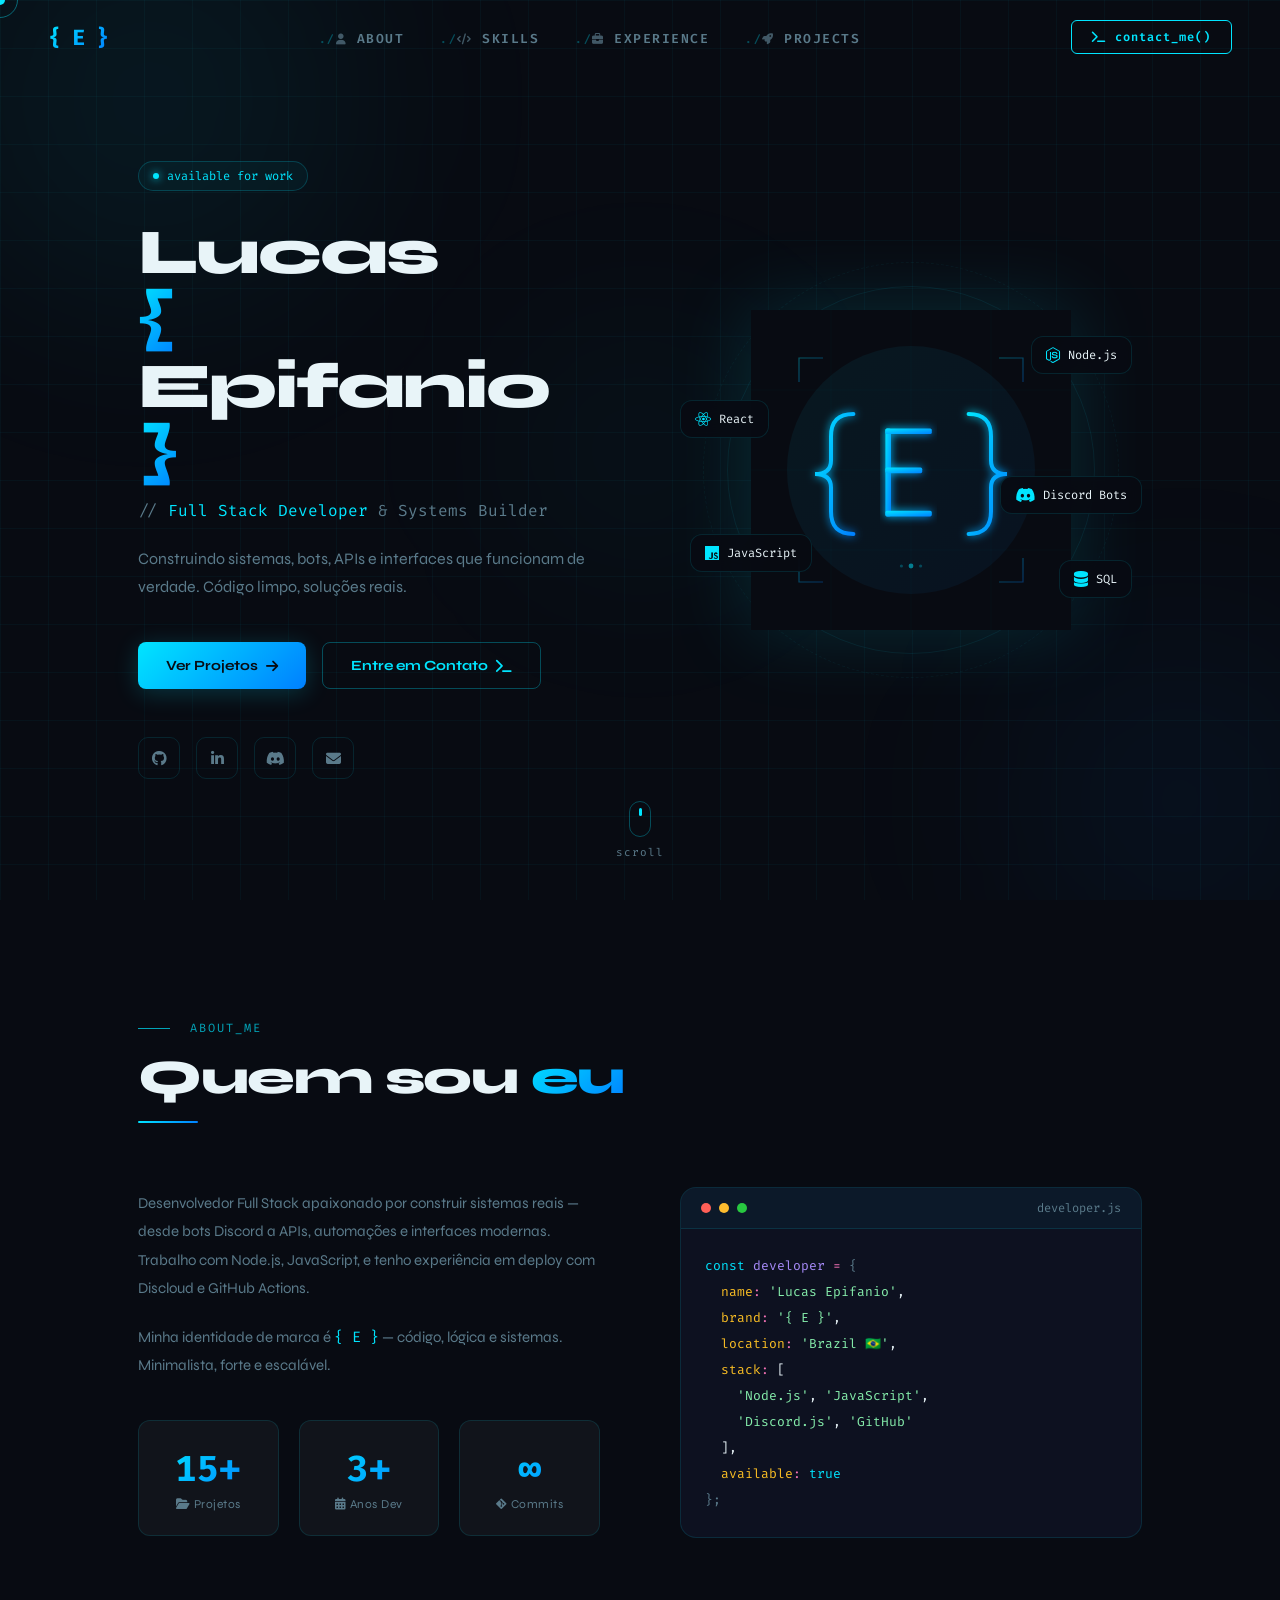
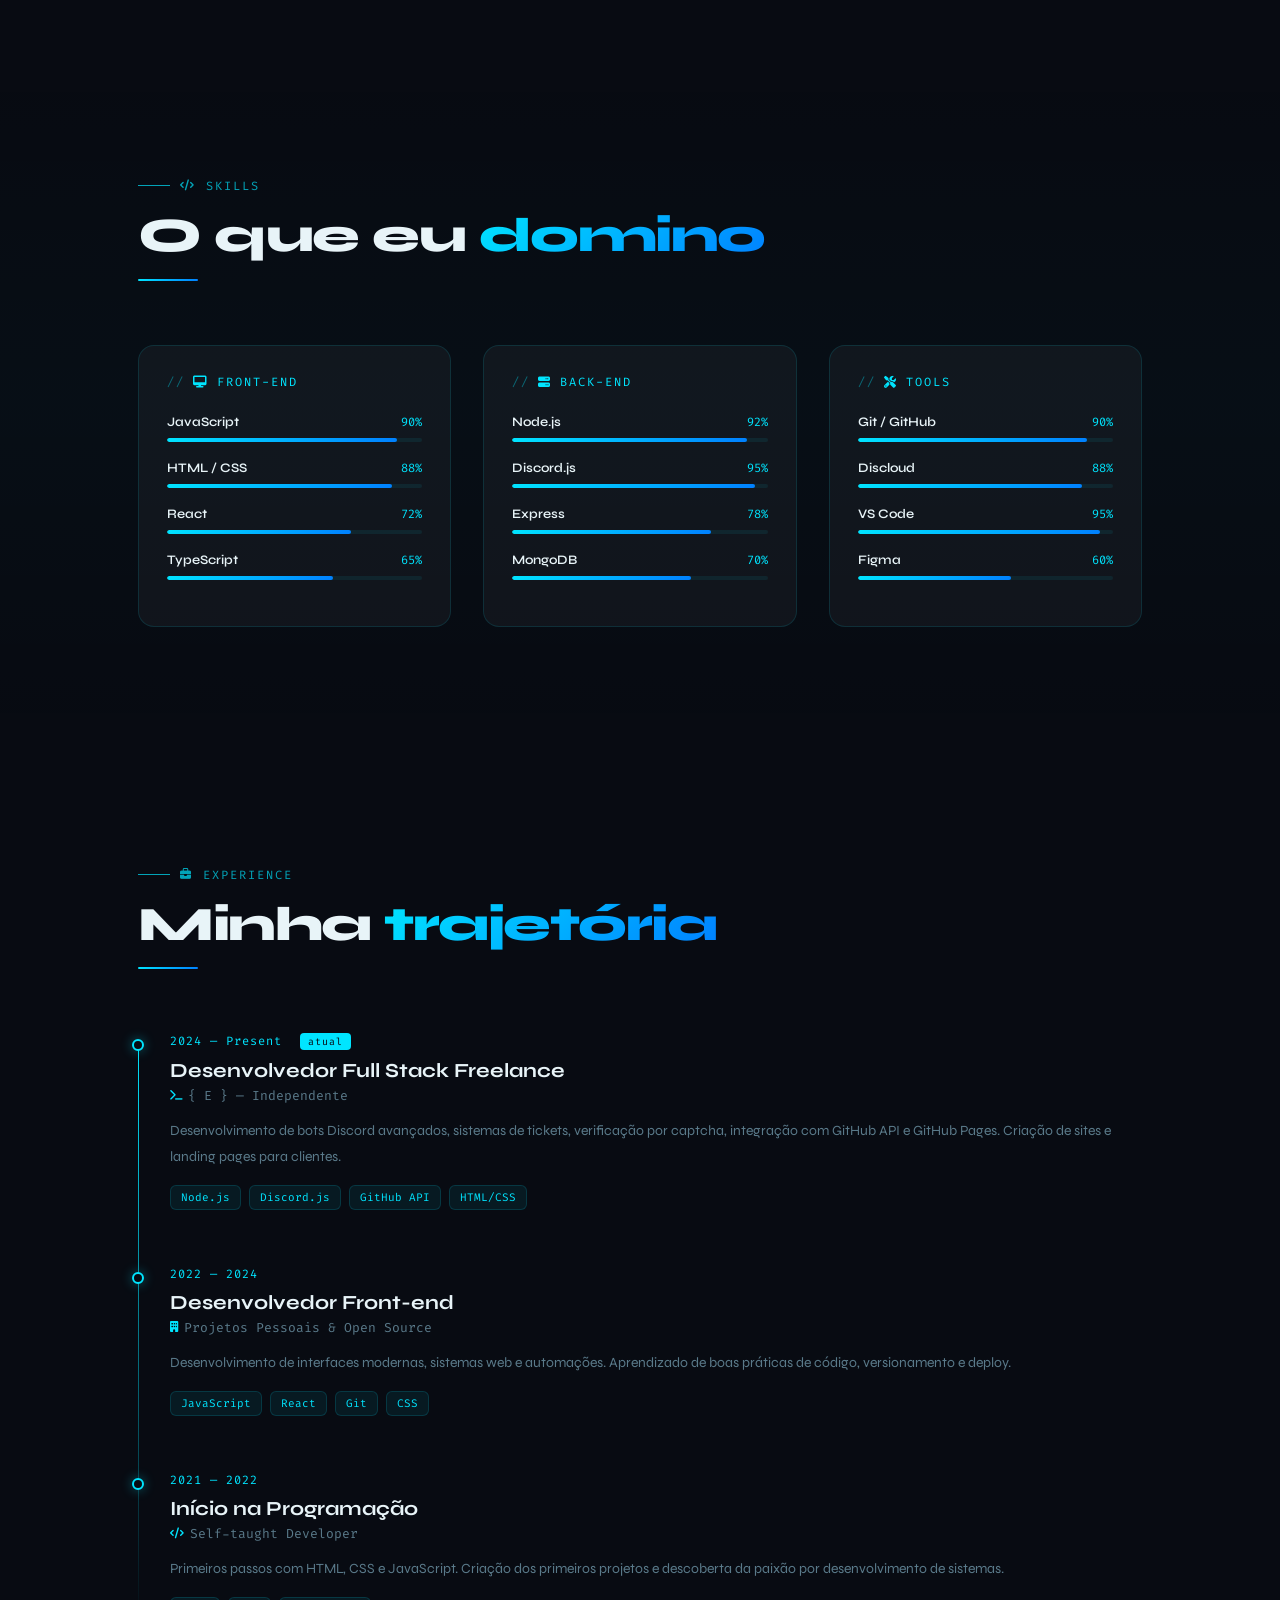
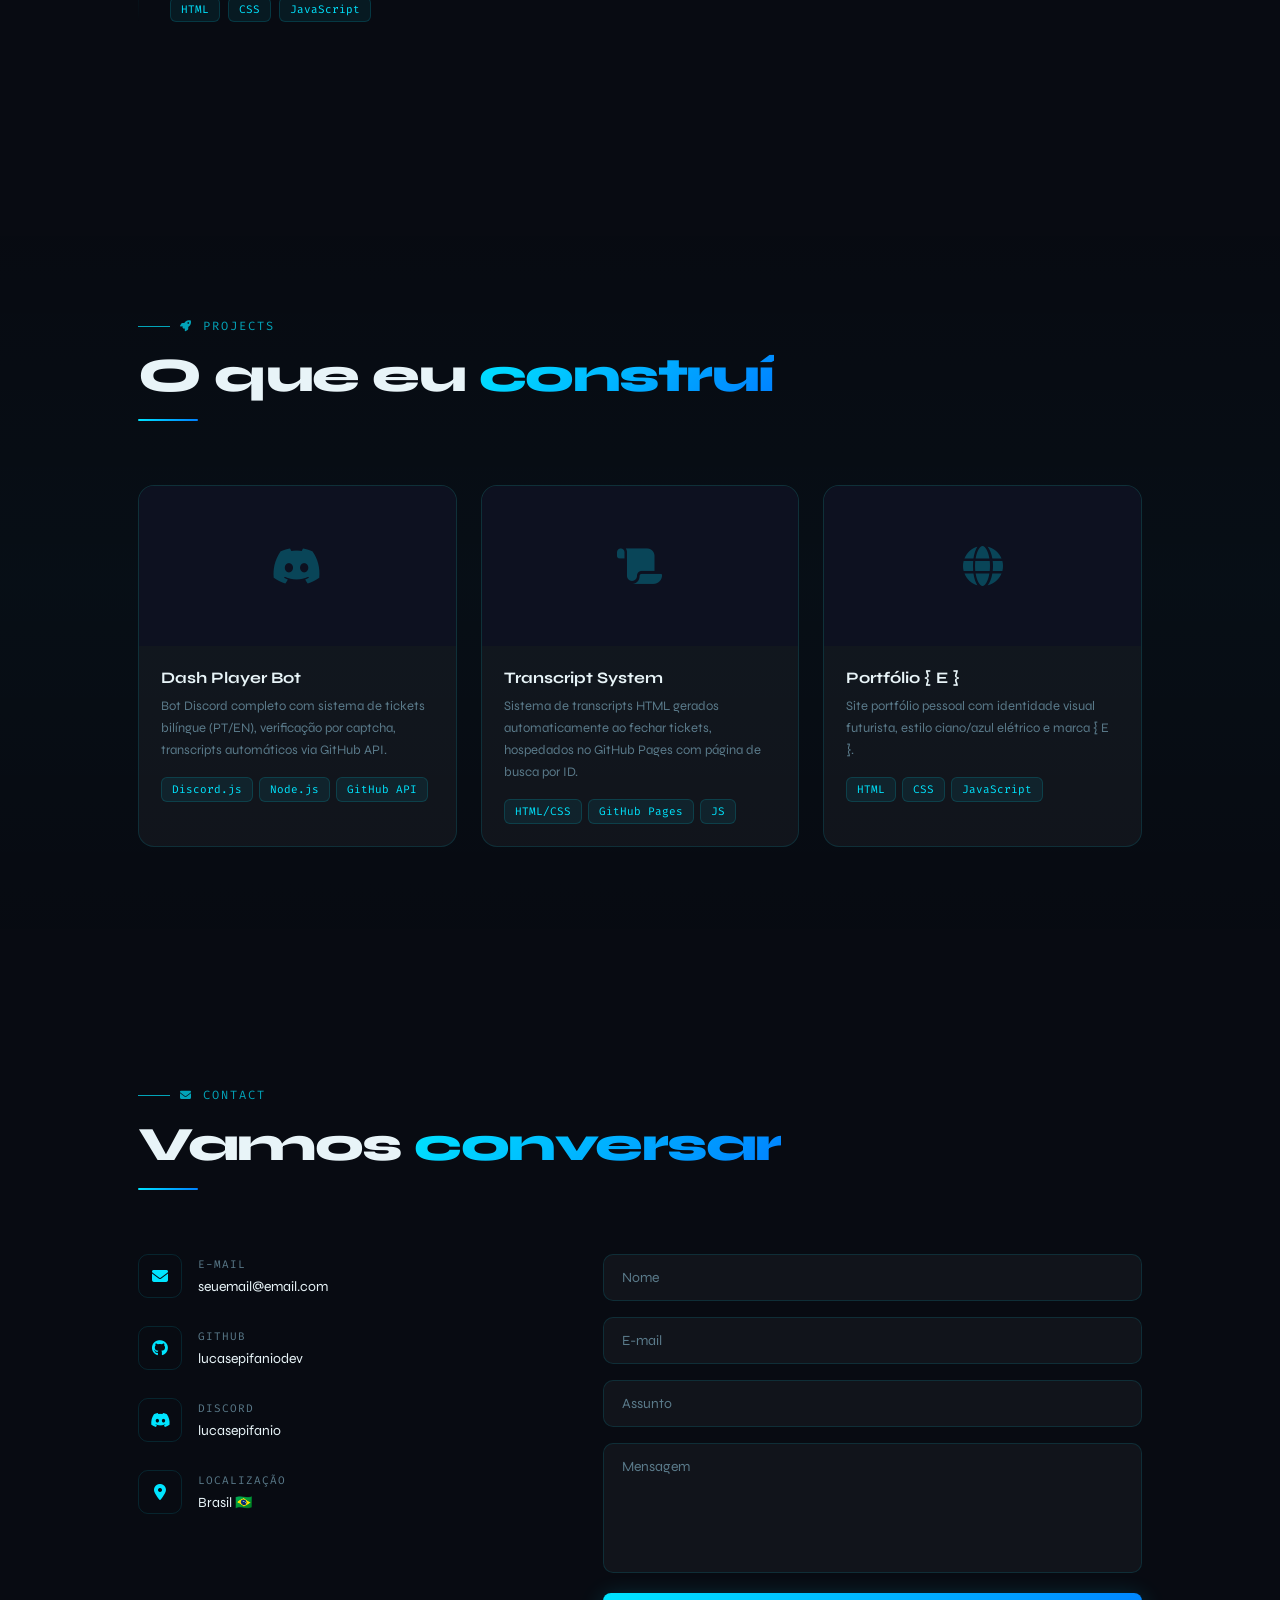
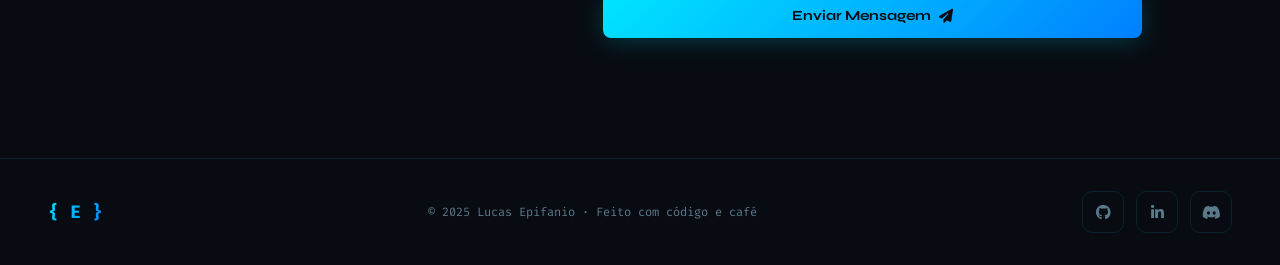
<file: index.html>
<!DOCTYPE html>
<html lang="pt-BR">
<head>
<meta charset="UTF-8">
<meta name="viewport" content="width=device-width, initial-scale=1.0">
<button id="menu-btn" style="display:none">☰</button>
<title>{ E } — Lucas Epifanio · Dev</title>
<link rel="preconnect" href="https://fonts.googleapis.com">
<link href="https://fonts.googleapis.com/css2?family=Fira+Code:wght@300;400;500;600;700&family=Syne:wght@400;600;700;800&display=swap" rel="stylesheet">
<link rel="stylesheet" href="https://cdnjs.cloudflare.com/ajax/libs/font-awesome/6.4.0/css/all.min.css">
<link rel="stylesheet" href="/assets/css/style.css">
</head>
<body>

<!-- Cursor --->
<div class="cursor" id="cursor"></div>
<div class="cursor-ring" id="cursorRing"></div>

<!-- Background --->
<div class="bg-wrap">
  <div class="bg-grid"></div>
  <div class="orb orb1"></div>
  <div class="orb orb2"></div>
  <div class="orb orb3"></div>
</div>

<!-- Loader --->
<div id="loader">
  <div class="loader-logo">{ E }</div>
  <div class="loader-bar"><div class="loader-fill"></div></div>
  <div class="loader-pct" id="lPct">0%</div>
</div>

<!-- Nav -->
<nav id="nav">
  <a href="#home" class="nav-logo">{ E }</a>
  <ul class="nav-links">
    <li><a href="#about" class="nav-link"><i class="fas fa-user"></i> about</a></li>
    <li><a href="#skills" class="nav-link"><i class="fas fa-code"></i> skills</a></li>
    <li><a href="#experience" class="nav-link"><i class="fas fa-briefcase"></i> experience</a></li>
    <li><a href="#projects" class="nav-link"><i class="fas fa-rocket"></i> projects</a></li>
  </ul>
  <a href="#contact" class="nav-cta"><i class="fas fa-terminal"></i> contact_me()</a>
</nav>

<!-- ── HERO ── -->
<section id="home">
  <div class="hero-wrap">
    <div>
      <div class="hero-tag">
        <span class="hero-tag-dot"></span>
        available for work
      </div>
      <h1 class="hero-name">
        Lucas<br>
        <span class="bracket">{ </span>Epifanio<span class="bracket"> }</span>
      </h1>
      <p class="hero-role">// <span>Full Stack Developer</span> &amp; Systems Builder</p>
      <p class="hero-desc">Construindo sistemas, bots, APIs e interfaces que funcionam de verdade. Código limpo, soluções reais.</p>
      <div class="hero-btns">
        <a href="#projects" class="btn-primary">Ver Projetos <i class="fas fa-arrow-right"></i></a>
        <a href="#contact" class="btn-outline">Entre em Contato <i class="fas fa-terminal"></i></a>
      </div>
      <div class="hero-socials">
        <a href="https://github.com/lucasepifaniodev" target="_blank" class="social-link"><i class="fab fa-github"></i></a>
        <a href="#" class="social-link"><i class="fab fa-linkedin-in"></i></a>
        <a href="#" class="social-link"><i class="fab fa-discord"></i></a>
        <a href="mailto:seuemail@email.com" class="social-link"><i class="fas fa-envelope"></i></a>
      </div>
    </div>

    <div class="hero-visual">
      <div class="logo-big">
        <div class="logo-ring"></div>
        <div class="logo-ring2"></div>
        <svg viewBox="0 0 400 400" xmlns="http://www.w3.org/2000/svg">
          <defs>
            <linearGradient id="g" x1="0%" y1="0%" x2="100%" y2="100%">
              <stop offset="0%" style="stop-color:#00e5ff"/>
              <stop offset="100%" style="stop-color:#0080ff"/>
            </linearGradient>
            <filter id="glow"><feGaussianBlur stdDeviation="5" result="b"/><feMerge><feMergeNode in="b"/><feMergeNode in="SourceGraphic"/></feMerge></filter>
          </defs>
          <rect width="400" height="400" fill="#080b12"/>
          <g opacity=".06" stroke="#00e5ff" stroke-width=".5">
            <line x1="0" y1="100" x2="400" y2="100"/><line x1="0" y1="200" x2="400" y2="200"/><line x1="0" y1="300" x2="400" y2="300"/>
            <line x1="100" y1="0" x2="100" y2="400"/><line x1="200" y1="0" x2="200" y2="400"/><line x1="300" y1="0" x2="300" y2="400"/>
          </g>
          <circle cx="200" cy="200" r="155" fill="url(#g)" opacity=".06"/>
          <g stroke="url(#g)" stroke-width="1.5" opacity=".35" fill="none">
            <polyline points="60,90 60,60 90,60"/><polyline points="310,60 340,60 340,90"/>
            <polyline points="60,310 60,340 90,340"/><polyline points="340,310 340,340 310,340"/>
          </g>
          <g filter="url(#glow)">
            <path d="M128,130 C108,130 100,140 100,158 L100,188 C100,200 92,205 80,205 C92,205 100,210 100,222 L100,252 C100,270 108,280 128,280" fill="none" stroke="url(#g)" stroke-width="5" stroke-linecap="round"/>
            <path d="M272,130 C292,130 300,140 300,158 L300,188 C300,200 308,205 320,205 C308,205 300,210 300,222 L300,252 C300,270 292,280 272,280" fill="none" stroke="url(#g)" stroke-width="5" stroke-linecap="round"/>
          </g>
          <g filter="url(#glow)" fill="url(#g)">
            <rect x="168" y="148" width="7" height="110" rx="2"/>
            <rect x="168" y="148" width="58" height="7" rx="2"/>
            <rect x="168" y="197" width="46" height="7" rx="2"/>
            <rect x="168" y="251" width="58" height="7" rx="2"/>
          </g>
          <circle cx="200" cy="320" r="3" fill="#00e5ff" opacity=".5"/>
          <circle cx="188" cy="320" r="2" fill="#00e5ff" opacity=".25"/>
          <circle cx="212" cy="320" r="2" fill="#00e5ff" opacity=".25"/>
        </svg>
      </div>
      <div class="float-badge badge-a"><i class="fab fa-node-js"></i> Node.js</div>
      <div class="float-badge badge-b"><i class="fab fa-js"></i> JavaScript</div>
      <div class="float-badge badge-c"><i class="fab fa-discord"></i> Discord Bots</div>
      <div class="float-badge badge-d"><i class="fas fa-database"></i> SQL</div>
      <div class="float-badge badge-e"><i class="fab fa-react"></i> React</div>
    </div>
  </div>
  <div class="scroll-ind">
    <div class="scroll-mouse"><div class="scroll-wheel"></div></div>
    scroll
  </div>
</section>

<!-- ── ABOUT ── -->
<section id="about">
  <div class="section-wrap fade-in">
    <div class="section-tag"><i class="fas fa-user-code"></i> about_me</div>
    <h2 class="section-title">Quem sou <em>eu</em></h2>
    <div class="divider"></div>
    <div class="about-grid">
      <div>
        <p style="font-size:15px;color:var(--muted);line-height:1.9;margin-bottom:20px">
          Desenvolvedor Full Stack apaixonado por construir sistemas reais — desde bots Discord a APIs, automações e interfaces modernas. Trabalho com Node.js, JavaScript, e tenho experiência em deploy com Discloud e GitHub Actions.
        </p>
        <p style="font-size:15px;color:var(--muted);line-height:1.9;margin-bottom:40px">
          Minha identidade de marca é <code style="color:var(--cyan);font-family:'Fira Code',monospace">{ E }</code> — código, lógica e sistemas. Minimalista, forte e escalável.
        </p>
        <div class="about-stats">
          <div class="stat"><div class="stat-n">15+</div><div class="stat-l"><i class="fas fa-folder-open"></i> Projetos</div></div>
          <div class="stat"><div class="stat-n">3+</div><div class="stat-l"><i class="fas fa-calendar-alt"></i> Anos Dev</div></div>
          <div class="stat"><div class="stat-n">∞</div><div class="stat-l"><i class="fab fa-git-alt"></i> Commits</div></div>
        </div>
      </div>
      <div class="code-card">
        <div class="code-card-header">
          <div class="dot dot-r"></div><div class="dot dot-y"></div><div class="dot dot-g"></div>
          <span class="code-file">developer.js</span>
        </div>
        <div class="code-body">
          <div><span class="ck">const</span> <span class="cv">developer</span> <span class="co">=</span> <span class="cm">{</span></div>
          <div>&nbsp;&nbsp;<span class="cp">name</span><span class="co">:</span> <span class="cs">'Lucas Epifanio'</span>,</div>
          <div>&nbsp;&nbsp;<span class="cp">brand</span><span class="co">:</span> <span class="cs">'{ E }'</span>,</div>
          <div>&nbsp;&nbsp;<span class="cp">location</span><span class="co">:</span> <span class="cs">'Brazil 🇧🇷'</span>,</div>
          <div>&nbsp;&nbsp;<span class="cp">stack</span><span class="co">:</span> [</div>
          <div>&nbsp;&nbsp;&nbsp;&nbsp;<span class="cs">'Node.js'</span>, <span class="cs">'JavaScript'</span>,</div>
          <div>&nbsp;&nbsp;&nbsp;&nbsp;<span class="cs">'Discord.js'</span>, <span class="cs">'GitHub'</span></div>
          <div>&nbsp;&nbsp;],</div>
          <div>&nbsp;&nbsp;<span class="cp">available</span><span class="co">:</span> <span class="ck">true</span></div>
          <div><span class="cm">};</span></div>
        </div>
      </div>
    </div>
  </div>
</section>

<!-- ── SKILLS ── -->
<section id="skills">
  <div class="section-wrap fade-in">
    <div class="section-tag"><i class="fas fa-code"></i> skills</div>
    <h2 class="section-title">O que eu <em>domino</em></h2>
    <div class="divider"></div>
    <div class="skills-grid">
      <div class="skill-cat">
        <div class="cat-title"><i class="fas fa-desktop"></i> Front-end</div>
        <div class="skill-item"><div class="skill-row"><span class="skill-name">JavaScript</span><span class="skill-pct">90%</span></div><div class="skill-track"><div class="skill-fill" data-w="90"></div></div></div>
        <div class="skill-item"><div class="skill-row"><span class="skill-name">HTML / CSS</span><span class="skill-pct">88%</span></div><div class="skill-track"><div class="skill-fill" data-w="88"></div></div></div>
        <div class="skill-item"><div class="skill-row"><span class="skill-name">React</span><span class="skill-pct">72%</span></div><div class="skill-track"><div class="skill-fill" data-w="72"></div></div></div>
        <div class="skill-item"><div class="skill-row"><span class="skill-name">TypeScript</span><span class="skill-pct">65%</span></div><div class="skill-track"><div class="skill-fill" data-w="65"></div></div></div>
      </div>
      <div class="skill-cat">
        <div class="cat-title"><i class="fas fa-server"></i> Back-end</div>
        <div class="skill-item"><div class="skill-row"><span class="skill-name">Node.js</span><span class="skill-pct">92%</span></div><div class="skill-track"><div class="skill-fill" data-w="92"></div></div></div>
        <div class="skill-item"><div class="skill-row"><span class="skill-name">Discord.js</span><span class="skill-pct">95%</span></div><div class="skill-track"><div class="skill-fill" data-w="95"></div></div></div>
        <div class="skill-item"><div class="skill-row"><span class="skill-name">Express</span><span class="skill-pct">78%</span></div><div class="skill-track"><div class="skill-fill" data-w="78"></div></div></div>
        <div class="skill-item"><div class="skill-row"><span class="skill-name">MongoDB</span><span class="skill-pct">70%</span></div><div class="skill-track"><div class="skill-fill" data-w="70"></div></div></div>
      </div>
      <div class="skill-cat">
        <div class="cat-title"><i class="fas fa-tools"></i> Tools</div>
        <div class="skill-item"><div class="skill-row"><span class="skill-name">Git / GitHub</span><span class="skill-pct">90%</span></div><div class="skill-track"><div class="skill-fill" data-w="90"></div></div></div>
        <div class="skill-item"><div class="skill-row"><span class="skill-name">Discloud</span><span class="skill-pct">88%</span></div><div class="skill-track"><div class="skill-fill" data-w="88"></div></div></div>
        <div class="skill-item"><div class="skill-row"><span class="skill-name">VS Code</span><span class="skill-pct">95%</span></div><div class="skill-track"><div class="skill-fill" data-w="95"></div></div></div>
        <div class="skill-item"><div class="skill-row"><span class="skill-name">Figma</span><span class="skill-pct">60%</span></div><div class="skill-track"><div class="skill-fill" data-w="60"></div></div></div>
      </div>
    </div>
  </div>
</section>

<!-- ── EXPERIENCE ── -->
<section id="experience">
  <div class="section-wrap fade-in">
    <div class="section-tag"><i class="fas fa-briefcase"></i> experience</div>
    <h2 class="section-title">Minha <em>trajetória</em></h2>
    <div class="divider"></div>
    <div class="timeline">
      <div class="tl-item">
        <div class="tl-dot"></div>
        <div class="tl-year">2024 — Present <span class="tl-badge">atual</span></div>
        <h3 class="tl-title">Desenvolvedor Full Stack Freelance</h3>
        <div class="tl-company"><i class="fas fa-terminal"></i> { E } — Independente</div>
        <p class="tl-desc">Desenvolvimento de bots Discord avançados, sistemas de tickets, verificação por captcha, integração com GitHub API e GitHub Pages. Criação de sites e landing pages para clientes.</p>
        <div class="tl-tags"><span class="tag">Node.js</span><span class="tag">Discord.js</span><span class="tag">GitHub API</span><span class="tag">HTML/CSS</span></div>
      </div>
      <div class="tl-item">
        <div class="tl-dot"></div>
        <div class="tl-year">2022 — 2024</div>
        <h3 class="tl-title">Desenvolvedor Front-end</h3>
        <div class="tl-company"><i class="fas fa-building"></i> Projetos Pessoais &amp; Open Source</div>
        <p class="tl-desc">Desenvolvimento de interfaces modernas, sistemas web e automações. Aprendizado de boas práticas de código, versionamento e deploy.</p>
        <div class="tl-tags"><span class="tag">JavaScript</span><span class="tag">React</span><span class="tag">Git</span><span class="tag">CSS</span></div>
      </div>
      <div class="tl-item">
        <div class="tl-dot"></div>
        <div class="tl-year">2021 — 2022</div>
        <h3 class="tl-title">Início na Programação</h3>
        <div class="tl-company"><i class="fas fa-code"></i> Self-taught Developer</div>
        <p class="tl-desc">Primeiros passos com HTML, CSS e JavaScript. Criação dos primeiros projetos e descoberta da paixão por desenvolvimento de sistemas.</p>
        <div class="tl-tags"><span class="tag">HTML</span><span class="tag">CSS</span><span class="tag">JavaScript</span></div>
      </div>
    </div>
  </div>
</section>

<!-- ── PROJECTS ── -->
<section id="projects">
  <div class="section-wrap fade-in">
    <div class="section-tag"><i class="fas fa-rocket"></i> projects</div>
    <h2 class="section-title">O que eu <em>construí</em></h2>
    <div class="divider"></div>
    <div class="projects-grid">
      <div class="proj-card">
        <div class="proj-img">
          <div class="proj-links">
            <a href="https://github.com/lucasepifaniodev" target="_blank" class="proj-link"><i class="fab fa-github"></i></a>
            <a href="#" class="proj-link"><i class="fas fa-external-link-alt"></i></a>
          </div>
          <i class="fab fa-discord"></i>
        </div>
        <div class="proj-body">
          <h3 class="proj-title">Dash Player Bot</h3>
          <p class="proj-desc">Bot Discord completo com sistema de tickets bilíngue (PT/EN), verificação por captcha, transcripts automáticos via GitHub API.</p>
          <div class="proj-tags"><span class="tag">Discord.js</span><span class="tag">Node.js</span><span class="tag">GitHub API</span></div>
        </div>
      </div>
      <div class="proj-card">
        <div class="proj-img">
          <div class="proj-links">
            <a href="https://github.com/lucasepifaniodev/dash-transcripts" target="_blank" class="proj-link"><i class="fab fa-github"></i></a>
            <a href="https://lucasepifaniodev.github.io/dash-transcripts" target="_blank" class="proj-link"><i class="fas fa-external-link-alt"></i></a>
          </div>
          <i class="fas fa-scroll"></i>
        </div>
        <div class="proj-body">
          <h3 class="proj-title">Transcript System</h3>
          <p class="proj-desc">Sistema de transcripts HTML gerados automaticamente ao fechar tickets, hospedados no GitHub Pages com página de busca por ID.</p>
          <div class="proj-tags"><span class="tag">HTML/CSS</span><span class="tag">GitHub Pages</span><span class="tag">JS</span></div>
        </div>
      </div>
      <div class="proj-card">
        <div class="proj-img">
          <div class="proj-links">
            <a href="#" class="proj-link"><i class="fab fa-github"></i></a>
            <a href="#" class="proj-link"><i class="fas fa-external-link-alt"></i></a>
          </div>
          <i class="fas fa-globe"></i>
        </div>
        <div class="proj-body">
          <h3 class="proj-title">Portfólio { E }</h3>
          <p class="proj-desc">Site portfólio pessoal com identidade visual futurista, estilo ciano/azul elétrico e marca { E }.</p>
          <div class="proj-tags"><span class="tag">HTML</span><span class="tag">CSS</span><span class="tag">JavaScript</span></div>
        </div>
      </div>
    </div>
  </div>
</section>

<!-- ── CONTACT ── -->
<section id="contact">
  <div class="section-wrap fade-in">
    <div class="section-tag"><i class="fas fa-envelope"></i> contact</div>
    <h2 class="section-title">Vamos <em>conversar</em></h2>
    <div class="divider"></div>
    <div class="contact-grid">
      <div class="contact-info">
        <div class="contact-item">
          <div class="contact-icon"><i class="fas fa-envelope"></i></div>
          <div><div class="contact-label">E-mail</div><a href="mailto:seuemail@email.com" class="contact-val">seuemail@email.com</a></div>
        </div>
        <div class="contact-item">
          <div class="contact-icon"><i class="fab fa-github"></i></div>
          <div><div class="contact-label">GitHub</div><a href="https://github.com/lucasepifaniodev" target="_blank" class="contact-val">lucasepifaniodev</a></div>
        </div>
        <div class="contact-item">
          <div class="contact-icon"><i class="fab fa-discord"></i></div>
          <div><div class="contact-label">Discord</div><span class="contact-val">lucasepifanio</span></div>
        </div>
        <div class="contact-item">
          <div class="contact-icon"><i class="fas fa-map-marker-alt"></i></div>
          <div><div class="contact-label">Localização</div><span class="contact-val">Brasil 🇧🇷</span></div>
        </div>
      </div>
      <form id="contactForm">
        <div class="form-group"><input type="text" class="form-input" placeholder="Nome" required></div>
        <div class="form-group"><input type="email" class="form-input" placeholder="E-mail" required></div>
        <div class="form-group"><input type="text" class="form-input" placeholder="Assunto" required></div>
        <div class="form-group"><textarea class="form-input form-textarea" placeholder="Mensagem" required></textarea></div>
        <button type="submit" class="btn-primary" style="border:none;cursor:pointer;width:100%;justify-content:center">
          Enviar Mensagem <i class="fas fa-paper-plane"></i>
        </button>
      </form>
    </div>
  </div>
</section>

<!-- Footer -->
<footer>
  <span class="footer-logo">{ E }</span>
  <span class="footer-text">© 2025 Lucas Epifanio · Feito com código e café</span>
  <div class="footer-socials">
    <a href="https://github.com/lucasepifaniodev" target="_blank" class="social-link"><i class="fab fa-github"></i></a>
    <a href="#" class="social-link"><i class="fab fa-linkedin-in"></i></a>
    <a href="#" class="social-link"><i class="fab fa-discord"></i></a>
  </div>
</footer>

<script src="/assets/js/script.js"></script>
</body>
</html>
</file>
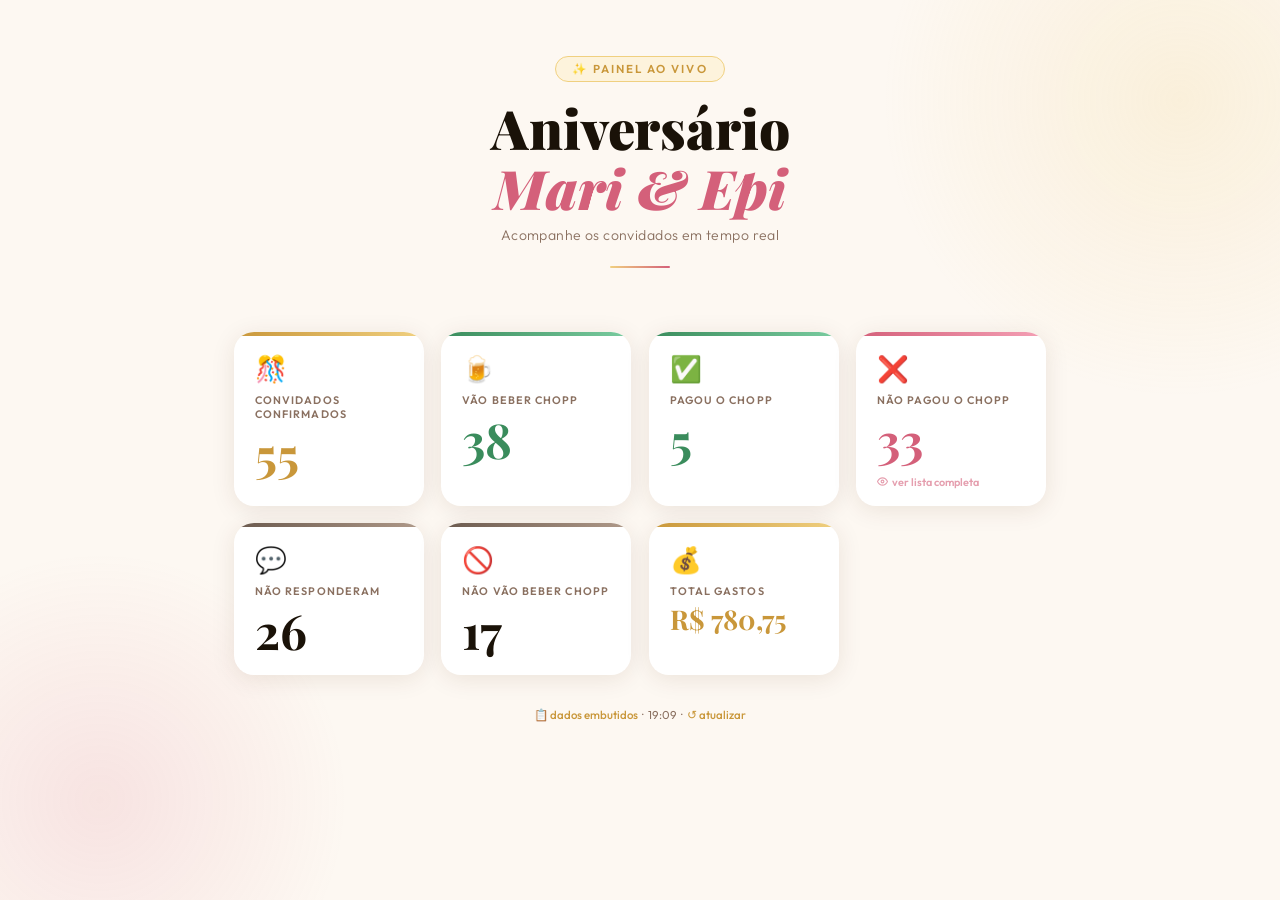
<file: painel (1).html>
<!DOCTYPE html>
<html lang="pt-BR">
<head>
<meta charset="UTF-8">
<meta name="viewport" content="width=device-width, initial-scale=1.0">
<title>🎉 Aniversário Mari & Epi</title>
<link href="https://fonts.googleapis.com/css2?family=Playfair+Display:wght@700;900&family=Outfit:wght@300;400;500;600&display=swap" rel="stylesheet">
<style>
:root{--cream:#fdf8f2;--gold:#c9973a;--gold-light:#f0d080;--rose:#d4607a;--rose-light:#f9dde4;--green:#3a8c5c;--ink:#1a1208;--muted:#8a7060;--shadow:0 4px 24px rgba(80,40,10,.10);--shadow-lg:0 12px 48px rgba(80,40,10,.18)}
*{box-sizing:border-box;margin:0;padding:0}
body{font-family:'Outfit',sans-serif;background:var(--cream);color:var(--ink);min-height:100vh;overflow-x:hidden}
body::before{content:'';position:fixed;top:-200px;right:-200px;width:600px;height:600px;background:radial-gradient(circle,#f0d08033 0%,transparent 70%);pointer-events:none;z-index:0}
body::after{content:'';position:fixed;bottom:-150px;left:-150px;width:500px;height:500px;background:radial-gradient(circle,#d4607a22 0%,transparent 70%);pointer-events:none;z-index:0}
header{position:relative;z-index:1;text-align:center;padding:3.5rem 1rem 2rem}
.tag{display:inline-block;font-size:.72rem;font-weight:600;letter-spacing:.18em;text-transform:uppercase;color:var(--gold);background:#fdf3dc;border:1px solid #f0d080;border-radius:999px;padding:.28rem 1rem;margin-bottom:1rem}
header h1{font-family:'Playfair Display',serif;font-size:clamp(2rem,6vw,3.4rem);font-weight:900;color:var(--ink);line-height:1.1;margin-bottom:.5rem}
header h1 em{font-style:italic;color:var(--rose)}
.sub{font-size:.88rem;color:var(--muted);font-weight:300;letter-spacing:.03em}
.divider{width:60px;height:2px;background:linear-gradient(90deg,var(--gold-light),var(--rose));margin:1.4rem auto 0;border-radius:2px}
.grid-wrap{position:relative;z-index:1;max-width:860px;margin:0 auto;padding:2rem 1.5rem 1rem;display:grid;grid-template-columns:repeat(auto-fit,minmax(175px,1fr));gap:1.1rem}
.card{background:#fff;border-radius:20px;padding:1.5rem 1.3rem 1.3rem;box-shadow:var(--shadow);transition:transform .2s,box-shadow .2s;position:relative;overflow:hidden;animation:fadeUp .5s ease both}
.card:hover{transform:translateY(-4px);box-shadow:var(--shadow-lg)}
@keyframes fadeUp{from{opacity:0;transform:translateY(20px)}to{opacity:1;transform:translateY(0)}}
.card:nth-child(1){animation-delay:.05s}.card:nth-child(2){animation-delay:.10s}.card:nth-child(3){animation-delay:.15s}
.card:nth-child(4){animation-delay:.20s}.card:nth-child(5){animation-delay:.25s}.card:nth-child(6){animation-delay:.30s}.card:nth-child(7){animation-delay:.35s}
.card::before{content:'';position:absolute;top:0;left:0;right:0;height:4px;border-radius:20px 20px 0 0}
.card.c-gold::before{background:linear-gradient(90deg,var(--gold),var(--gold-light))}
.card.c-green::before{background:linear-gradient(90deg,var(--green),#7acca0)}
.card.c-rose::before{background:linear-gradient(90deg,var(--rose),#f4a0b5)}
.card.c-ink::before{background:linear-gradient(90deg,#6b5a4e,#b09a8a)}
.card.c-rose{cursor:pointer}
.card.c-rose:hover .hint{opacity:1;transform:translateY(0)}
.card-icon{font-size:1.6rem;margin-bottom:.7rem;display:block;line-height:1}
.lbl{font-size:.68rem;font-weight:600;text-transform:uppercase;letter-spacing:.1em;color:var(--muted);margin-bottom:.5rem;line-height:1.3}
.val{font-family:'Playfair Display',serif;font-size:3rem;font-weight:700;line-height:1;color:var(--ink)}
.val.gold{color:var(--gold)}.val.green{color:var(--green)}.val.rose{color:var(--rose)}.val.money{font-size:1.7rem;color:var(--gold)}
.hint{font-size:.68rem;font-weight:600;color:var(--rose);margin-top:.5rem;opacity:.6;transform:translateY(4px);transition:opacity .2s,transform .2s;display:flex;align-items:center;gap:4px}
.overlay{display:none;position:fixed;inset:0;background:rgba(26,18,8,.55);backdrop-filter:blur(4px);z-index:500;align-items:center;justify-content:center;padding:1rem}
.overlay.open{display:flex}
.modal{background:#fff;border-radius:24px;width:100%;max-width:420px;max-height:85vh;display:flex;flex-direction:column;box-shadow:0 32px 80px rgba(26,18,8,.3);overflow:hidden;animation:modalIn .25s ease}
@keyframes modalIn{from{opacity:0;transform:scale(.95) translateY(10px)}to{opacity:1;transform:scale(1) translateY(0)}}
.mhead{background:linear-gradient(135deg,var(--rose) 0%,#c04060 100%);color:#fff;padding:1.4rem 1.5rem 1.2rem;display:flex;align-items:flex-start;justify-content:space-between;gap:1rem}
.mhead h2{font-family:'Playfair Display',serif;font-size:1.15rem;font-weight:700;margin-bottom:.2rem}
.mhead p{font-size:.75rem;opacity:.8;font-weight:300}
.mclose{background:rgba(255,255,255,.2);border:none;color:#fff;width:30px;height:30px;border-radius:50%;font-size:1.1rem;cursor:pointer;display:flex;align-items:center;justify-content:center;flex-shrink:0;transition:background .15s}
.mclose:hover{background:rgba(255,255,255,.35)}
.msearch-wrap{padding:.9rem 1.2rem;border-bottom:1px solid #f0ece8;background:#fdfbf9}
.msearch-wrap input{width:100%;border:1.5px solid #ede8e0;border-radius:10px;padding:.5rem .9rem;font-family:'Outfit',sans-serif;font-size:.88rem;outline:none;background:#fff;color:var(--ink);transition:border-color .2s}
.msearch-wrap input:focus{border-color:var(--rose)}
.mbody{overflow-y:auto;flex:1}
.mitem{padding:.72rem 1.5rem;font-size:.9rem;color:var(--ink);border-bottom:1px solid #f8f4f0;display:flex;align-items:center;gap:.75rem;transition:background .1s}
.mitem:hover{background:#fdf8f2}.mitem:last-child{border-bottom:none}
.mdot{width:8px;height:8px;border-radius:50%;background:var(--rose);flex-shrink:0}
.mempty{padding:2.5rem 1rem;text-align:center;color:var(--muted);font-size:.88rem;line-height:1.7}
.mfoot{padding:.7rem 1.5rem;border-top:1px solid #f0ece8;background:#fdfbf9;font-size:.72rem;color:var(--muted);display:flex;align-items:center;justify-content:space-between}
.mcount{background:var(--rose-light);color:var(--rose);font-weight:600;padding:.15rem .6rem;border-radius:999px;font-size:.72rem}
.status{position:relative;z-index:1;text-align:center;font-size:.72rem;color:var(--muted);padding:1rem 1rem 2rem}
.status a{color:var(--gold);text-decoration:none;font-weight:500}
.live-badge{display:inline-flex;align-items:center;gap:5px;background:#eef9f3;color:var(--green);border:1px solid #b6e8ce;border-radius:999px;padding:.2rem .75rem;font-size:.7rem;font-weight:600}
.live-dot{width:6px;height:6px;border-radius:50%;background:var(--green);animation:pulse 2s infinite}
@keyframes pulse{0%,100%{opacity:1}50%{opacity:.3}}
@media(max-width:480px){.grid-wrap{grid-template-columns:repeat(2,1fr);gap:.8rem;padding:1.2rem 1rem 1rem}.val{font-size:2.4rem}.val.money{font-size:1.3rem}}
</style>
</head>
<body>

<header>
  <div class="tag">✨ Painel ao vivo</div>
  <h1>Aniversário<br><em>Mari & Epi</em></h1>
  <p class="sub">Acompanhe os convidados em tempo real</p>
  <div class="divider"></div>
</header>

<div class="grid-wrap" id="grid"></div>
<div class="status" id="status"></div>

<div class="overlay" id="overlay" onclick="overlayClick(event)">
  <div class="modal">
    <div class="mhead">
      <div>
        <h2>Não pagaram o chopp</h2>
        <p id="msubtitle"></p>
      </div>
      <button class="mclose" onclick="closeModal()">×</button>
    </div>
    <div class="msearch-wrap">
      <input id="msearch" type="text" placeholder="🔍  Buscar nome..." oninput="filterModal()">
    </div>
    <div class="mbody" id="mlist"></div>
    <div class="mfoot">
      <span>Lista ao vivo da planilha</span>
      <span class="mcount" id="mcount">0</span>
    </div>
  </div>
</div>

<script>
// ── Dados embutidos — sempre corretos ────────────────────────────────────────
const BASE = {
  confirmados: 55, beberChopp: 38, pagouChopp: 5,
  naoPagou: 33, naoResponderam: 26, naoVaoBeber: 17,
  totalGastos: 'R$ 780,75',
  naoPagaram: ["Giulia helena","Marco Tulio","Hiago Calvo","Isaac","Joyce",
    "Matheus calabresa","Moises","Beatriz","Fernando","Duda","Lucas Sampaio",
    "Bruno Fernando","Bernardo","Tio Paulo","Regina","Bolivar","Bessa","Saulo",
    "Suelly Esposa saulo","Ana luiza Gabriel","Pai Marco","Mãe Marco",
    "Gabriel Augusto","Leite, João","PH Cria","Dona Margo","Bruno",
    "Maria Luiza Macedo","Bruna","Lucas","Sônia","Kathleen","João Vitor"]
};

const URL_CONV = 'https://docs.google.com/spreadsheets/d/e/2PACX-1vThvpgdanYTdMGOWHBqjWb4J228eDrGyHXUwMuTvzd60iAcUpu5BRaYvmq8Ufux8NA_GicTY8A1cm37/pub?gid=1875632085&single=true&output=csv';
const PROXIES = [
  u => `https://corsproxy.io/?url=${encodeURIComponent(u)}`,
  u => `https://api.allorigins.win/raw?url=${encodeURIComponent(u)}`,
];

let current = { ...BASE, naoPagaram: [...BASE.naoPagaram] };

// Renderiza imediatamente com dados embutidos
render(current);
setStatus('local');

// Tenta atualizar ao vivo em background
tryLive();

async function tryLive() {
  const urls = [URL_CONV, ...PROXIES.map(fn => fn(URL_CONV))];

  for (const url of urls) {
    try {
      const r = await fetch(url, { cache: 'no-store' });
      if (!r.ok) continue;
      const text = await r.text();
      if (!text || text.length < 100) continue;

      const parsed = processCSV(text);

      // ✅ SÓ atualiza se os dados fizerem sentido (confirmados > 0)
      if (parsed.confirmados > 0) {
        current = parsed;
        render(current);
        setStatus('live');
        return;
      }
      // Se veio zerado, ignora e tenta próximo
    } catch(e) { continue; }
  }

  // Nenhum funcionou — mantém dados embutidos
  setStatus('local');
}

function processCSV(text) {
  const rows = parseCSV(text);
  let confirmados=0, beberChopp=0, pagouChopp=0,
      naoPagou=0, naoResponderam=0, naoVaoBeber=0;
  const naoPagaram = [];

  // Linha 0: título "CONVIDADOS"
  // Linha 1: vazia
  // Linha 2: cabeçalho (NOMES, PRESENÇA, VAI BEBER CHOPP?, PAGOU O CHOOP)
  // Dados: a partir da linha 3
  for (let i = 3; i < rows.length; i++) {
    const r = rows[i];
    const nome     = (r[2] || '').trim();
    const presenca = norm(r[3] || '');
    const chopp    = norm(r[4] || '');
    const pagou    = norm(r[5] || '');

    if (!nome) continue;

    if (presenca === 'sim')                                      confirmados++;
    if (presenca.includes('nao respondeu'))                      naoResponderam++;
    if (chopp === 'sim')                                         beberChopp++;
    if (chopp.includes('nao vai') || chopp.includes('nao vao')) naoVaoBeber++;
    if (pagou === 'sim')                                         pagouChopp++;
    if (pagou === 'nao') { naoPagou++; naoPagaram.push(nome); }
  }

  return { confirmados, beberChopp, pagouChopp, naoPagou,
           naoResponderam, naoVaoBeber,
           totalGastos: BASE.totalGastos, naoPagaram };
}

function parseCSV(text) {
  const rows = [];
  for (const line of text.replace(/\r/g,'').split('\n')) {
    if (!line.trim()) continue;
    const cols=[]; let cur='', q=false;
    for (const c of line) {
      if (c==='"'){q=!q;}
      else if (c===','&&!q){cols.push(cur.trim());cur='';}
      else cur+=c;
    }
    cols.push(cur.trim());
    rows.push(cols);
  }
  return rows;
}

function norm(s) {
  return (s||'').toString().trim().toLowerCase()
    .normalize('NFD').replace(/[\u0300-\u036f]/g,'');
}

function render(d) {
  document.getElementById('grid').innerHTML = `
    <div class="card c-gold">
      <span class="card-icon">🎊</span>
      <div class="lbl">Convidados Confirmados</div>
      <div class="val gold">${d.confirmados}</div>
    </div>
    <div class="card c-green">
      <span class="card-icon">🍺</span>
      <div class="lbl">Vão Beber Chopp</div>
      <div class="val green">${d.beberChopp}</div>
    </div>
    <div class="card c-green">
      <span class="card-icon">✅</span>
      <div class="lbl">Pagou o Chopp</div>
      <div class="val green">${d.pagouChopp}</div>
    </div>
    <div class="card c-rose" onclick="openModal()">
      <span class="card-icon">❌</span>
      <div class="lbl">Não Pagou o Chopp</div>
      <div class="val rose">${d.naoPagou}</div>
      <div class="hint">
        <svg width="11" height="11" viewBox="0 0 24 24" fill="none" stroke="currentColor" stroke-width="2.5"><path d="M1 12s4-8 11-8 11 8 11 8-4 8-11 8-11-8-11-8z"/><circle cx="12" cy="12" r="3"/></svg>
        ver lista completa
      </div>
    </div>
    <div class="card c-ink">
      <span class="card-icon">💬</span>
      <div class="lbl">Não Responderam</div>
      <div class="val">${d.naoResponderam}</div>
    </div>
    <div class="card c-ink">
      <span class="card-icon">🚫</span>
      <div class="lbl">Não Vão Beber Chopp</div>
      <div class="val">${d.naoVaoBeber}</div>
    </div>
    <div class="card c-gold">
      <span class="card-icon">💰</span>
      <div class="lbl">Total Gastos</div>
      <div class="val money">${d.totalGastos}</div>
    </div>`;
}

function setStatus(mode) {
  const now = new Date().toLocaleTimeString('pt-BR',{hour:'2-digit',minute:'2-digit'});
  const badge = mode === 'live'
    ? `<span class="live-badge"><span class="live-dot"></span> ao vivo</span>`
    : `<span style="color:var(--gold);font-weight:500">📋 dados embutidos</span>`;
  document.getElementById('status').innerHTML =
    `${badge} &nbsp;·&nbsp; ${now} &nbsp;·&nbsp; <a href="#" onclick="location.reload();return false">↺ atualizar</a>`;
}

function openModal() {
  document.getElementById('msearch').value = '';
  filterModal();
  document.getElementById('overlay').classList.add('open');
}
function closeModal() { document.getElementById('overlay').classList.remove('open'); }
function overlayClick(e) { if(e.target===document.getElementById('overlay')) closeModal(); }

function filterModal() {
  const lista = current.naoPagaram;
  const q = norm(document.getElementById('msearch').value);
  const filtered = q ? lista.filter(n => norm(n).includes(q)) : [...lista];
  document.getElementById('msubtitle').textContent =
    `${lista.length} pessoa${lista.length !== 1 ? 's' : ''} na lista`;
  const listEl = document.getElementById('mlist');
  if (!lista.length) {
    listEl.innerHTML = '<div class="mempty">🎉 Ninguém deve chopp!<br>Todos pagaram.</div>';
  } else if (!filtered.length) {
    listEl.innerHTML = '<div class="mempty">Nenhum nome encontrado.</div>';
  } else {
    listEl.innerHTML = filtered
      .map(n => `<div class="mitem"><div class="mdot"></div>${n}</div>`)
      .join('');
  }
  document.getElementById('mcount').textContent =
    filtered.length + (filtered.length !== lista.length ? ` / ${lista.length}` : '');
}
</script>
</body>
</html>
</file>
<file: assets/css/style.css>
/* ─── RESET & VARS ─────────────────────────────────── */
*,*::before,*::after{box-sizing:border-box;margin:0;padding:0}
:root{
  --bg:#080b12;
  --bg2:#0d1120;
  --surface:rgba(255,255,255,0.04);
  --border:rgba(0,229,255,0.12);
  --cyan:#00e5ff;
  --blue:#0080ff;
  --cyan2:#00b8d9;
  --text:#e8f4f8;
  --muted:#5a7a8a;
  --grad:linear-gradient(135deg,#00e5ff,#0080ff);
}
html{scroll-behavior:smooth}
body{background:var(--bg);color:var(--text);font-family:'Syne',sans-serif;overflow-x:hidden;cursor:none}

/* ─── CURSOR ──────────────────────────────────────── */
.cursor{position:fixed;width:10px;height:10px;background:var(--cyan);border-radius:50%;pointer-events:none;z-index:9999;transform:translate(-50%,-50%);transition:transform .1s;mix-blend-mode:screen}
.cursor-ring{position:fixed;width:36px;height:36px;border:1px solid rgba(0,229,255,0.4);border-radius:50%;pointer-events:none;z-index:9998;transform:translate(-50%,-50%);transition:all .15s ease;mix-blend-mode:screen}

/* ─── LOADER ──────────────────────────────────────── */
#loader{position:fixed;inset:0;background:var(--bg);z-index:9000;display:flex;align-items:center;justify-content:center;flex-direction:column;gap:24px;transition:opacity .6s,visibility .6s}
#loader.hidden{opacity:0;visibility:hidden}
.loader-logo{font-family:'Fira Code',monospace;font-size:48px;font-weight:700;background:var(--grad);-webkit-background-clip:text;-webkit-text-fill-color:transparent;background-clip:text;animation:pulse 1.5s ease-in-out infinite}
.loader-bar{width:200px;height:2px;background:rgba(0,229,255,0.1);border-radius:2px;overflow:hidden}
.loader-fill{height:100%;background:var(--grad);border-radius:2px;animation:fill 2s ease forwards}
.loader-pct{font-family:'Fira Code',monospace;font-size:13px;color:var(--cyan);opacity:0.6}
@keyframes fill{from{width:0}to{width:100%}}
@keyframes pulse{0%,100%{opacity:1}50%{opacity:0.5}}

/* ─── BG GRID & ORBS ──────────────────────────────── */
.bg-wrap{position:fixed;inset:0;z-index:0;overflow:hidden}
.bg-grid{position:absolute;inset:0;background-image:linear-gradient(rgba(0,229,255,0.04) 1px,transparent 1px),linear-gradient(90deg,rgba(0,229,255,0.04) 1px,transparent 1px);background-size:48px 48px}
.orb{position:absolute;border-radius:50%;filter:blur(90px);animation:orbFloat 20s ease-in-out infinite}
.orb1{width:500px;height:500px;background:radial-gradient(circle,rgba(0,229,255,0.08),transparent);top:-150px;left:-100px;animation-duration:25s}
.orb2{width:400px;height:400px;background:radial-gradient(circle,rgba(0,128,255,0.07),transparent);bottom:-100px;right:-100px;animation-duration:30s;animation-delay:5s}
.orb3{width:300px;height:300px;background:radial-gradient(circle,rgba(0,229,255,0.05),transparent);top:50%;left:50%;transform:translate(-50%,-50%);animation-duration:22s;animation-delay:10s}
@keyframes orbFloat{0%,100%{transform:translate(0,0)}25%{transform:translate(60px,-60px)}50%{transform:translate(-40px,40px)}75%{transform:translate(30px,30px)}}

/* ─── NAV ─────────────────────────────────────────── */
nav{position:fixed;top:0;width:100%;z-index:100;padding:20px 48px;display:flex;align-items:center;justify-content:space-between;transition:all .3s;backdrop-filter:blur(0px)}
nav.scrolled{background:rgba(8,11,18,0.9);backdrop-filter:blur(20px);border-bottom:1px solid var(--border);padding:14px 48px}
.nav-logo{font-family:'Fira Code',monospace;font-size:22px;font-weight:700;background:var(--grad);-webkit-background-clip:text;-webkit-text-fill-color:transparent;background-clip:text;text-decoration:none;letter-spacing:-1px}
.nav-links{display:flex;gap:36px;list-style:none}
.nav-links a{color:var(--muted);text-decoration:none;font-size:13px;font-weight:600;letter-spacing:1.5px;text-transform:uppercase;transition:color .2s;font-family:'Fira Code',monospace}
.nav-links a:hover,.nav-links a.active{color:var(--cyan)}
.nav-links a::before{content:'./';color:rgba(0,229,255,0.3);font-size:11px}
.nav-cta{background:transparent;border:1px solid var(--cyan);color:var(--cyan);padding:8px 20px;border-radius:6px;font-family:'Fira Code',monospace;font-size:12px;font-weight:600;cursor:pointer;transition:all .2s;text-decoration:none;letter-spacing:1px}
.nav-cta:hover{background:rgba(0,229,255,0.08);box-shadow:0 0 20px rgba(0,229,255,0.2)}

/* ─── SECTIONS SHARED ─────────────────────────────── */
section{position:relative;z-index:1}
.section-wrap{max-width:1100px;margin:0 auto;padding:0 48px}
.section-tag{font-family:'Fira Code',monospace;font-size:12px;color:var(--cyan);letter-spacing:2px;text-transform:uppercase;display:flex;align-items:center;gap:10px;margin-bottom:16px;opacity:.7}
.section-tag i{font-size:11px}
.section-tag::before{content:'';width:32px;height:1px;background:var(--cyan)}
.nav-links a i{font-size:11px;opacity:.7}
.section-title{font-size:clamp(32px,4vw,48px);font-weight:800;letter-spacing:-1.5px;line-height:1.1;margin-bottom:16px}
.section-title em{font-style:normal;background:var(--grad);-webkit-background-clip:text;-webkit-text-fill-color:transparent;background-clip:text}
.divider{width:60px;height:2px;background:var(--grad);border-radius:2px;margin-bottom:64px}

/* ─── HERO ────────────────────────────────────────── */
#home{min-height:100vh;display:flex;align-items:center;padding:120px 0 80px}
.hero-wrap{max-width:1100px;margin:0 auto;padding:0 48px;display:grid;grid-template-columns:1fr 1fr;gap:80px;align-items:center}
.hero-tag{display:inline-flex;align-items:center;gap:8px;font-family:'Fira Code',monospace;font-size:12px;color:var(--cyan);border:1px solid rgba(0,229,255,0.2);padding:6px 14px;border-radius:100px;background:rgba(0,229,255,0.04);margin-bottom:28px}
.hero-tag-dot{width:6px;height:6px;border-radius:50%;background:var(--cyan);box-shadow:0 0 8px var(--cyan);animation:blink 2s ease-in-out infinite}
@keyframes blink{0%,100%{opacity:1}50%{opacity:0.3}}
.hero-name{font-size:clamp(42px,5vw,64px);font-weight:800;letter-spacing:-2px;line-height:1.05;margin-bottom:12px}
.hero-name .bracket{background:var(--grad);-webkit-background-clip:text;-webkit-text-fill-color:transparent;background-clip:text}
.hero-role{font-family:'Fira Code',monospace;font-size:16px;color:var(--muted);margin-bottom:24px}
.hero-role span{color:var(--cyan)}
.hero-desc{font-size:16px;color:var(--muted);line-height:1.8;margin-bottom:40px;max-width:460px}
.hero-btns{display:flex;gap:16px;flex-wrap:wrap;margin-bottom:48px}
.btn-primary{background:var(--grad);color:#080b12;padding:14px 28px;border-radius:8px;font-family:'Syne',sans-serif;font-size:14px;font-weight:700;text-decoration:none;transition:all .2s;display:inline-flex;align-items:center;gap:8px;box-shadow:0 4px 24px rgba(0,229,255,0.2)}
.btn-primary:hover{transform:translateY(-2px);box-shadow:0 8px 32px rgba(0,229,255,0.3)}
.btn-outline{background:transparent;color:var(--cyan);padding:14px 28px;border-radius:8px;border:1px solid rgba(0,229,255,0.3);font-family:'Syne',sans-serif;font-size:14px;font-weight:700;text-decoration:none;transition:all .2s;display:inline-flex;align-items:center;gap:8px}
.btn-outline:hover{background:rgba(0,229,255,0.06);border-color:var(--cyan);transform:translateY(-2px)}
.hero-socials{display:flex;gap:16px}
.social-link{width:42px;height:42px;border:1px solid var(--border);border-radius:10px;display:flex;align-items:center;justify-content:center;color:var(--muted);text-decoration:none;transition:all .2s;font-size:15px}
.social-link:hover{border-color:var(--cyan);color:var(--cyan);background:rgba(0,229,255,0.06);transform:translateY(-2px);box-shadow:0 4px 16px rgba(0,229,255,0.15)}

/* Hero right — logo animada */
.hero-visual{display:flex;align-items:center;justify-content:center;position:relative}
.logo-big{position:relative;width:320px;height:320px}
.logo-big svg{width:100%;height:100%;filter:drop-shadow(0 0 40px rgba(0,229,255,0.15))}
.logo-ring{position:absolute;inset:-24px;border:1px solid rgba(0,229,255,0.08);border-radius:50%;animation:spin 20s linear infinite}
.logo-ring2{position:absolute;inset:-48px;border:1px dashed rgba(0,229,255,0.05);border-radius:50%;animation:spin 30s linear infinite reverse}
.float-badge{position:absolute;background:rgba(8,11,18,0.9);border:1px solid var(--border);border-radius:12px;padding:10px 14px;font-family:'Fira Code',monospace;font-size:12px;display:flex;align-items:center;gap:8px;backdrop-filter:blur(12px);white-space:nowrap}
.float-badge i{color:var(--cyan);font-size:16px}
.badge-a{top:8%;right:10px;animation:badgeFloat 4s ease-in-out infinite}
.badge-b{bottom:18%;left:10px;animation:badgeFloat 5s ease-in-out infinite 1s}
.badge-c{top:52%;right:0px;animation:badgeFloat 4.5s ease-in-out infinite 2s}
.badge-d{top:78%;right:10px;animation:badgeFloat 5.5s ease-in-out infinite 0.5s}
.badge-e{top:28%;left:0px;animation:badgeFloat 4.2s ease-in-out infinite 1.5s}
@keyframes badgeFloat{0%,100%{transform:translateY(0)}50%{transform:translateY(-8px)}}
@keyframes spin{to{transform:rotate(360deg)}}

/* ─── ABOUT ───────────────────────────────────────── */
#about{padding:120px 0}
.about-grid{display:grid;grid-template-columns:1fr 1fr;gap:80px;align-items:center}
.code-card{background:var(--bg2);border:1px solid var(--border);border-radius:16px;overflow:hidden}
.code-card-header{background:rgba(0,229,255,0.04);border-bottom:1px solid var(--border);padding:12px 20px;display:flex;align-items:center;gap:8px}
.dot{width:10px;height:10px;border-radius:50%}
.dot-r{background:#ff5f57}.dot-y{background:#febc2e}.dot-g{background:#28c840}
.code-file{font-family:'Fira Code',monospace;font-size:12px;color:var(--muted);margin-left:auto}
.code-body{padding:24px;font-family:'Fira Code',monospace;font-size:13px;line-height:2}
.ck{color:#00e5ff}.cv{color:#a78bfa}.cs{color:#86efac}.co{color:#f472b6}.cm{color:#5a7a8a}.cp{color:#fbbf24}
.about-stats{display:grid;grid-template-columns:repeat(3,1fr);gap:20px;margin-top:40px}
.stat{background:var(--surface);border:1px solid var(--border);border-radius:12px;padding:24px;text-align:center}
.stat-n{font-size:36px;font-weight:800;background:var(--grad);-webkit-background-clip:text;-webkit-text-fill-color:transparent;background-clip:text;font-family:'Fira Code',monospace}
.stat-l{font-size:12px;color:var(--muted);margin-top:4px;letter-spacing:.5px}

/* ─── SKILLS ──────────────────────────────────────── */
#skills{padding:120px 0;background:linear-gradient(180deg,transparent,rgba(0,229,255,0.02),transparent)}
.skills-grid{display:grid;grid-template-columns:repeat(3,1fr);gap:32px}
.skill-cat{background:var(--surface);border:1px solid var(--border);border-radius:16px;padding:28px;position:relative;overflow:hidden;transition:border-color .2s}
.skill-cat::before{content:'';position:absolute;top:0;left:0;right:0;height:2px;background:var(--grad);opacity:0;transition:opacity .2s}
.skill-cat:hover{border-color:rgba(0,229,255,0.3)}
.skill-cat:hover::before{opacity:1}
.cat-title{font-family:'Fira Code',monospace;font-size:12px;color:var(--cyan);letter-spacing:2px;text-transform:uppercase;margin-bottom:24px;display:flex;align-items:center;gap:8px}
.cat-title::before{content:'//';opacity:.4}
.skill-item{margin-bottom:18px}
.skill-row{display:flex;justify-content:space-between;font-size:13px;margin-bottom:8px}
.skill-name{color:var(--text);font-weight:600}
.skill-pct{font-family:'Fira Code',monospace;color:var(--cyan);font-size:12px}
.skill-track{height:4px;background:rgba(0,229,255,0.08);border-radius:4px;overflow:hidden}
.skill-fill{height:100%;background:var(--grad);border-radius:4px;width:0;transition:width 1.2s cubic-bezier(.4,0,.2,1)}

/* ─── EXPERIENCE ──────────────────────────────────── */
#experience{padding:120px 0}
.timeline{position:relative;padding-left:32px}
.timeline::before{content:'';position:absolute;left:0;top:8px;bottom:0;width:1px;background:linear-gradient(180deg,var(--cyan),transparent)}
.tl-item{position:relative;margin-bottom:56px}
.tl-dot{position:absolute;left:-38px;top:6px;width:12px;height:12px;border:2px solid var(--cyan);border-radius:50%;background:var(--bg);box-shadow:0 0 12px rgba(0,229,255,0.4)}
.tl-year{font-family:'Fira Code',monospace;font-size:12px;color:var(--cyan);margin-bottom:8px;letter-spacing:1px}
.tl-title{font-size:20px;font-weight:700;margin-bottom:4px}
.tl-company{font-family:'Fira Code',monospace;font-size:13px;color:var(--muted);margin-bottom:14px;display:flex;align-items:center;gap:6px}
.tl-company i{color:var(--cyan);font-size:11px}
.tl-desc{font-size:14px;color:var(--muted);line-height:1.8;margin-bottom:16px}
.tl-tags{display:flex;flex-wrap:wrap;gap:8px}
.tag{font-family:'Fira Code',monospace;font-size:11px;color:var(--cyan);background:rgba(0,229,255,0.07);border:1px solid rgba(0,229,255,0.15);padding:4px 10px;border-radius:6px}
.tl-badge{display:inline-block;font-family:'Fira Code',monospace;font-size:10px;color:#080b12;background:var(--cyan);padding:2px 8px;border-radius:4px;margin-left:10px;letter-spacing:1px}

/* ─── PROJECTS ────────────────────────────────────── */
#projects{padding:120px 0;background:linear-gradient(180deg,transparent,rgba(0,229,255,0.02),transparent)}
.projects-grid{display:grid;grid-template-columns:repeat(3,1fr);gap:24px}
.proj-card{background:var(--surface);border:1px solid var(--border);border-radius:16px;overflow:hidden;transition:all .25s;group:true}
.proj-card:hover{border-color:rgba(0,229,255,0.3);transform:translateY(-4px);box-shadow:0 16px 48px rgba(0,0,0,0.4)}
.proj-img{height:160px;background:var(--bg2);display:flex;align-items:center;justify-content:center;font-size:40px;color:rgba(0,229,255,0.2);position:relative;overflow:hidden}
.proj-img::before{content:'';position:absolute;inset:0;background:var(--grad);opacity:0;transition:opacity .25s}
.proj-card:hover .proj-img::before{opacity:0.05}
.proj-img i{position:relative;z-index:1;transition:all .25s;color:rgba(0,229,255,0.25)}
.proj-card:hover .proj-img i{color:var(--cyan);filter:drop-shadow(0 0 12px rgba(0,229,255,0.5))}
.proj-links{position:absolute;top:12px;right:12px;display:flex;gap:8px;opacity:0;transition:opacity .2s;z-index:2}
.proj-card:hover .proj-links{opacity:1}
.proj-link{width:32px;height:32px;background:rgba(8,11,18,0.8);border:1px solid var(--border);border-radius:8px;display:flex;align-items:center;justify-content:center;color:var(--text);font-size:13px;text-decoration:none;transition:all .2s}
.proj-link:hover{border-color:var(--cyan);color:var(--cyan)}
.proj-body{padding:22px}
.proj-title{font-size:16px;font-weight:700;margin-bottom:8px}
.proj-desc{font-size:13px;color:var(--muted);line-height:1.7;margin-bottom:16px}
.proj-tags{display:flex;flex-wrap:wrap;gap:6px}

/* ─── CONTACT ─────────────────────────────────────── */
#contact{padding:120px 0}
.contact-grid{display:grid;grid-template-columns:1fr 1.4fr;gap:80px}
.contact-info{display:flex;flex-direction:column;gap:28px}
.contact-item{display:flex;align-items:center;gap:16px}
.contact-icon{width:44px;height:44px;border:1px solid var(--border);border-radius:10px;display:flex;align-items:center;justify-content:center;color:var(--cyan);font-size:16px}
.contact-label{font-family:'Fira Code',monospace;font-size:11px;color:var(--muted);letter-spacing:1px;text-transform:uppercase;margin-bottom:4px}
.contact-val{font-size:14px;color:var(--text);text-decoration:none}
.contact-val:hover{color:var(--cyan)}
.form-group{margin-bottom:16px}
.form-input{width:100%;background:var(--surface);border:1px solid var(--border);border-radius:10px;padding:14px 18px;font-family:'Syne',sans-serif;font-size:14px;color:var(--text);outline:none;transition:border-color .2s,box-shadow .2s;resize:none}
.form-input::placeholder{color:var(--muted)}
.form-input:focus{border-color:rgba(0,229,255,0.4);box-shadow:0 0 0 3px rgba(0,229,255,0.06)}
.form-textarea{height:130px}

/* ─── FOOTER ──────────────────────────────────────── */
footer{border-top:1px solid var(--border);padding:32px 48px;display:flex;align-items:center;justify-content:space-between;position:relative;z-index:1}
.footer-logo{font-family:'Fira Code',monospace;font-size:18px;font-weight:700;background:var(--grad);-webkit-background-clip:text;-webkit-text-fill-color:transparent;background-clip:text}
.footer-text{font-family:'Fira Code',monospace;font-size:12px;color:var(--muted)}
.footer-socials{display:flex;gap:12px}

/* ─── SCROLL INDICATOR ────────────────────────────── */
.scroll-ind{position:absolute;bottom:40px;left:50%;transform:translateX(-50%);display:flex;flex-direction:column;align-items:center;gap:8px;font-family:'Fira Code',monospace;font-size:11px;color:var(--muted);letter-spacing:1px}
.scroll-mouse{width:22px;height:36px;border:1px solid rgba(0,229,255,0.3);border-radius:12px;display:flex;justify-content:center;padding-top:6px}
.scroll-wheel{width:3px;height:8px;background:var(--cyan);border-radius:3px;animation:scrollAnim 1.5s ease-in-out infinite}
@keyframes scrollAnim{0%{transform:translateY(0);opacity:1}100%{transform:translateY(10px);opacity:0}}

/* ─── ANIMATIONS ──────────────────────────────────── */
.fade-in{opacity:0;transform:translateY(30px);transition:opacity .7s ease,transform .7s ease}
.fade-in.visible{opacity:1;transform:none}

/* ─── RESPONSIVE ──────────────────────────────────── */

/* Garanta isso no <head> do HTML:
   <meta name="viewport" content="width=device-width, initial-scale=1.0"> */

* { box-sizing: border-box; }
body { overflow-x: hidden; }

/* ── Tablet ───────────────────────────── */
@media (max-width: 900px) {
  .hero-wrap,
  .about-grid,
  .contact-grid       { grid-template-columns: 1fr; }
  .hero-visual        { display: none; }
  .skills-grid,
  .projects-grid      { grid-template-columns: 1fr 1fr; }

  nav                 { padding: 16px 24px; }
  .section-wrap,
  .hero-wrap          { padding: 0 24px; }

  /* Hamburguer — adicione um botão #menu-btn no HTML */
  .nav-links          { display: none; flex-direction: column;
                        position: absolute; top: 64px; left: 0;
                        width: 100%; background: var(--bg, #fff);
                        padding: 16px 24px; gap: 12px; }
  .nav-links.open     { display: flex; }
  #menu-btn           { display: block; }

  footer              { flex-direction: column; gap: 16px; text-align: center; }

  h1                  { font-size: clamp(1.8rem, 5vw, 3rem); }
  h2                  { font-size: clamp(1.4rem, 4vw, 2rem); }
}

/* ── Mobile ───────────────────────────── */
@media (max-width: 600px) {
  .skills-grid,
  .projects-grid,
  .about-stats        { grid-template-columns: 1fr; }

  .section-wrap,
  .hero-wrap          { padding: 0 16px; }

  h1                  { font-size: clamp(1.6rem, 8vw, 2.4rem); }
  p                   { font-size: 0.95rem; }

  /* Botões full width em telas pequenas */
  .btn, button        { width: 100%; text-align: center; }

  /* Tabelas que transbordam */
  table               { display: block; overflow-x: auto; }

  /* Imagens nunca vazam */
  img                 { max-width: 100%; height: auto; display: block; }
}
</file>
